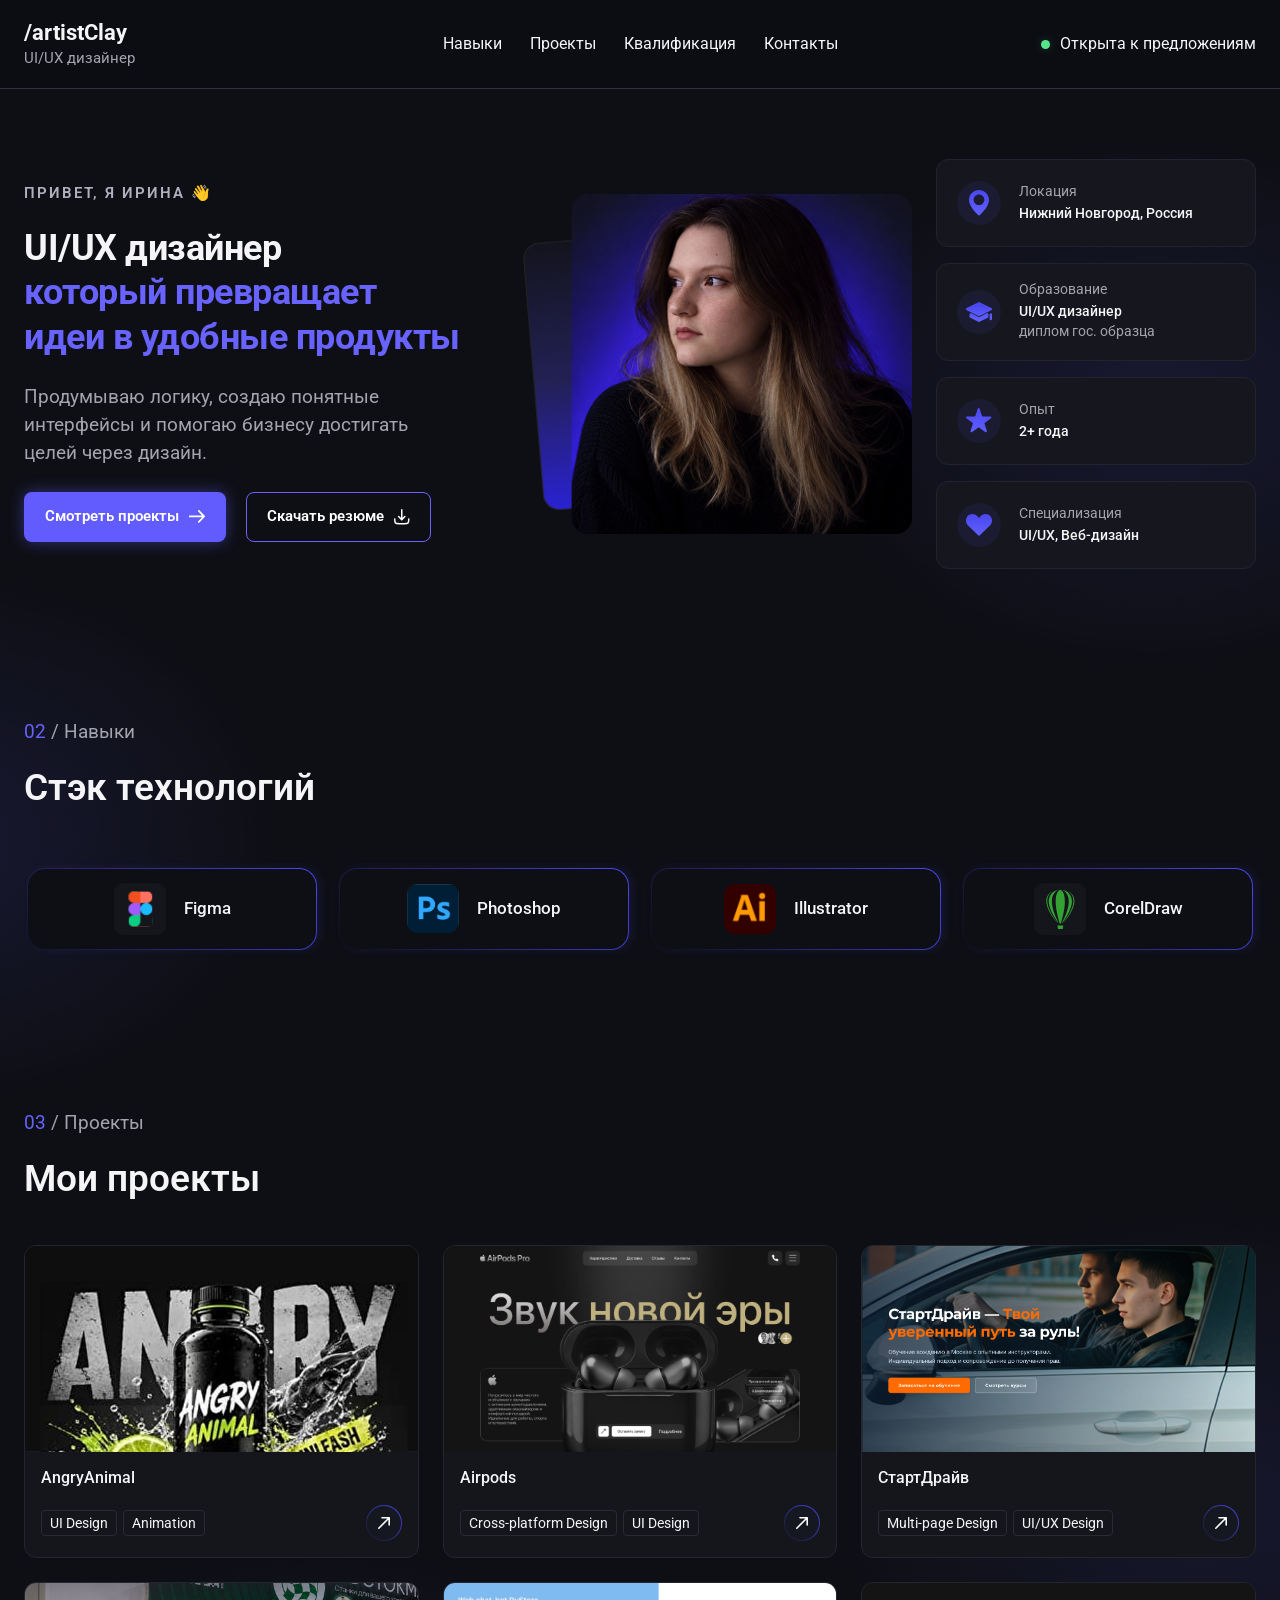
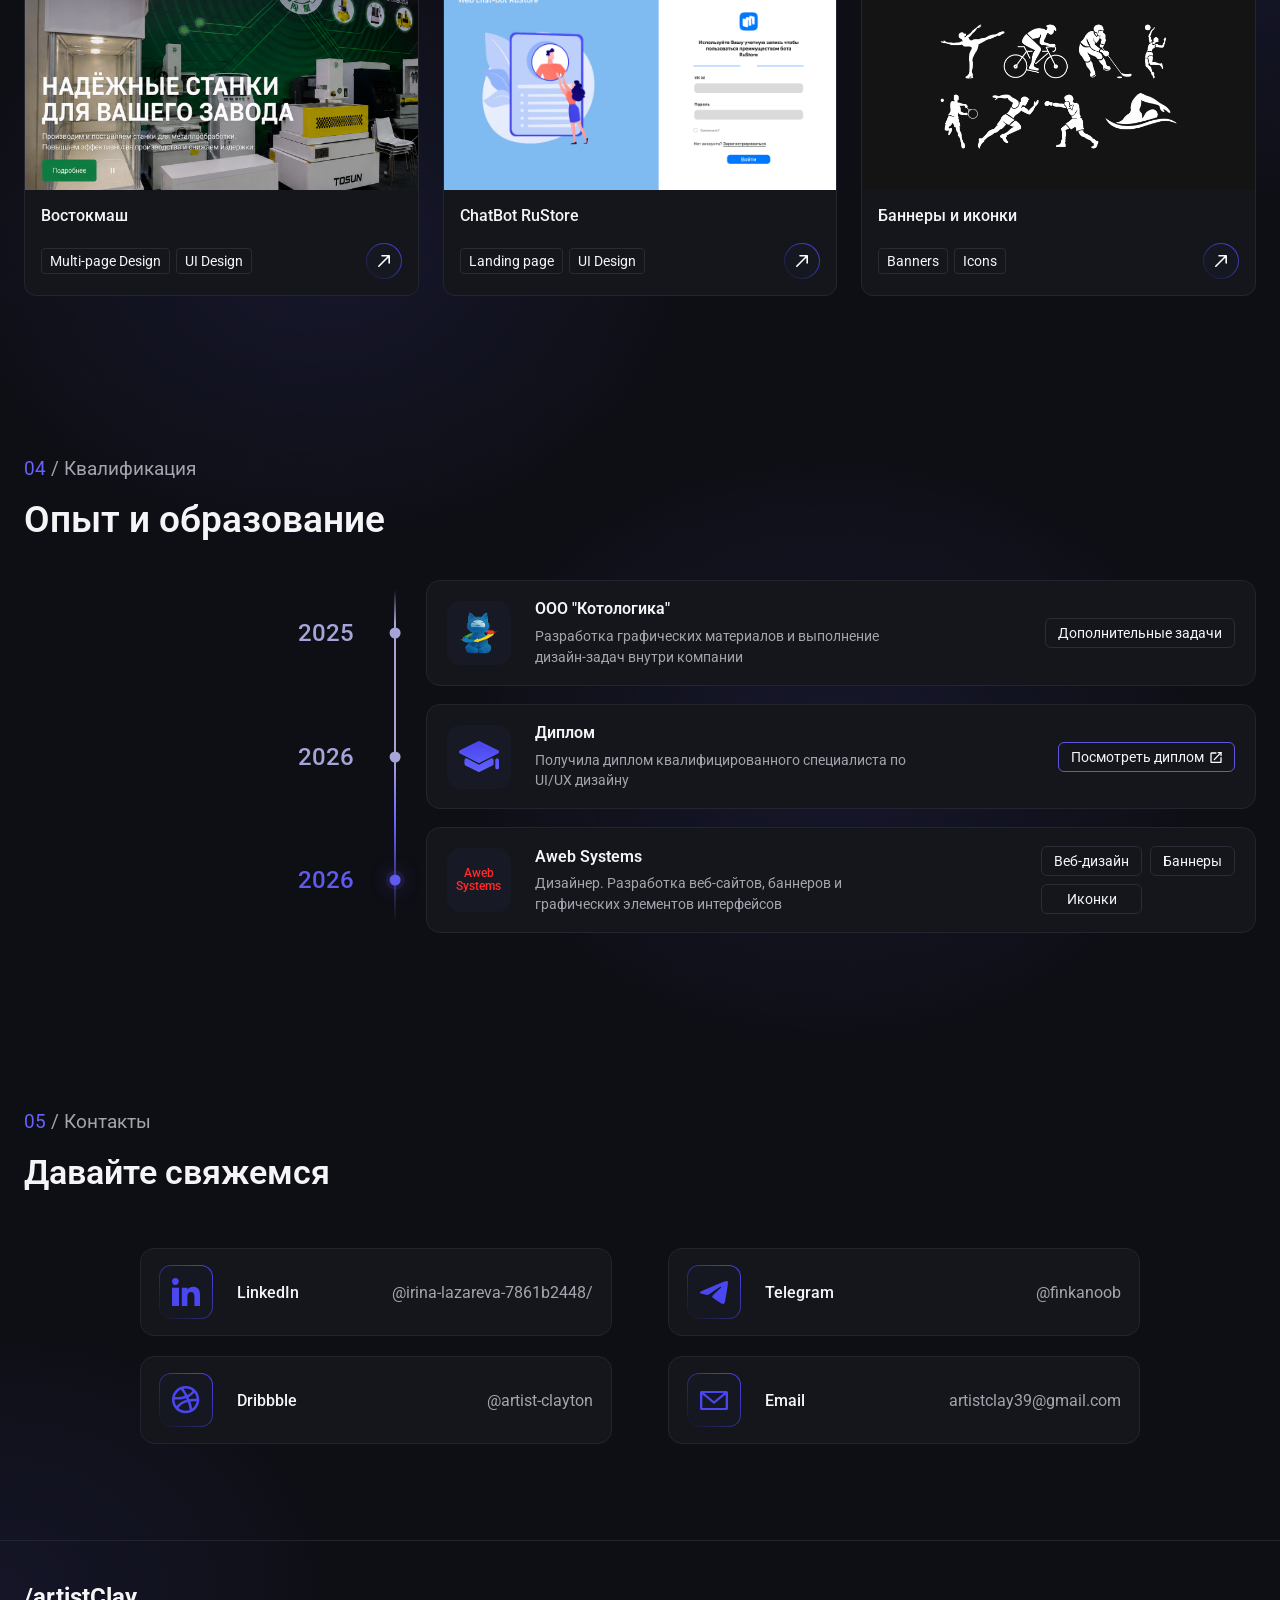
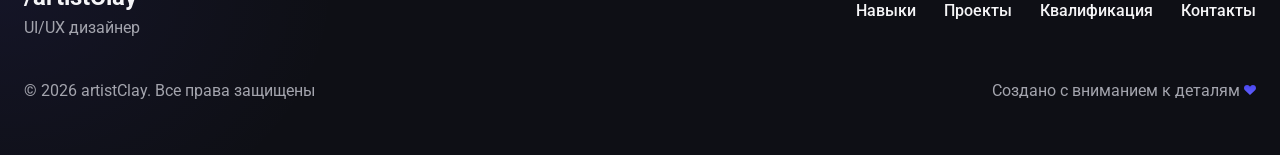
<file: index.html>
<!DOCTYPE html>
<html lang="en">

<head>
    <meta charset="UTF-8">
    <meta name="viewport" content="width=device-width, initial-scale=1.0">
    <title>Portfolio artistClay</title>
    <link rel="stylesheet" href="css/reset.css">
    <link rel="stylesheet" href="css/main.css">
    <link rel="stylesheet" href="css/background-home.css">
    <link rel="stylesheet" href="css/header.css">
    <link rel="stylesheet" href="css/hero-section.css">
    <link rel="stylesheet" href="css/tools.css">
    <link rel="stylesheet" href="css/projects.css">
    <link rel="stylesheet" href="css/experience.css">
    <link rel="stylesheet" href="css/contacts.css">
    <link rel="stylesheet" href="css/foter.css">
    <link rel="preconnect" href="https://fonts.googleapis.com">
    <link rel="preconnect" href="https://gstatic.com" crossorigin>
    <link href="https://fonts.googleapis.com/css2?family=Roboto:wght@400;700&display=swap" rel="stylesheet">

</head>

<body>
    <!-- header -->
    <header class="header">
        <div class="header-inner">

            <!-- Логотип -->
            <a class="logo" href="#top">
                <span class="logo-name">/artistClay</span>
                <span class="logo-description">UI/UX дизайнер</span>
            </a>

            <!-- Desktop навигация -->
            <nav class="desktop-nav" aria-label="Основная навигация">
                <a href="#skills">Навыки</a>
                <a href="#projects">Проекты</a>
                <a href="#qualification">Квалификация</a>
                <a href="#contacts">Контакты</a>
            </nav>

            <!-- Desktop статус -->
            <div class="desktop-status">
                <span class="status-dot"></span>
                <span>Открыта к предложениям</span>
            </div>

            <!-- Mobile бургер -->
            <button class="menu-toggle" type="button" aria-controls="mobile-menu" aria-expanded="false"
                aria-label="Открыть меню">
                <span></span>
                <span></span>
                <span></span>
            </button>

        </div>
        <nav class="mobile-menu" id="mobile-menu">
            <div class="mobile-menu-content">

                <ul class="menu-links">
                    <li><a href="#skills">Навыки</a></li>
                    <li><a href="#projects">Проекты</a></li>
                    <li><a href="#qualification">Квалификация</a></li>
                    <li><a href="#contacts">Контакты</a></li>
                </ul>

                <div class="menu-footer">
                    <span class="status-dot"></span>
                    <span>Открыта к предложениям</span>
                </div>

            </div>
        </nav>
    </header>
    <main id="top">
        <section class="hero">
            <div class="hero__container">

                <!-- Текстовая часть -->
                <div class="hero__content">
                    <p class="hero__eyebrow">
                        ПРИВЕТ, Я ИРИНА 👋
                    </p>

                    <h1 class="hero__title">
                        UI/UX дизайнер
                        <span>
                            который превращает<br class="hero__desktop-break">
                            идеи в удобные продукты
                        </span>
                    </h1>

                    <p class="hero__description">
                        Продумываю логику, создаю понятные интерфейсы
                        и помогаю бизнесу достигать целей через дизайн.
                    </p>

                    <div class="hero__actions">
                        <a class="hero__button hero__button--primary" href="#projects">
                            Смотреть проекты
                            <img class="hero__button-icon" src="assets/img/arrow-right-icon.svg" alt="" width="16"
                                height="16">

                        </a>
                        <a class="hero__button hero__button--secondary" target="_blank"
                            href="https://drive.google.com/file/d/1gTI9h5LOe17detGWOXR9uTBSsWPQYg2f/view?usp=sharing"
                            download>
                            Скачать резюме

                            <img class="hero__button-icon" src="assets/img/download-icon.svg" alt="" width="16"
                                height="16">
                        </a>
                        <!-- <a class="hero__button hero__button--secondary" href="assets/resume.pdf" download>
                            Смотреть резюме
                            <span aria-hidden="true">↧</span>
                        </a> -->
                    </div>
                </div>

                <!-- Фотография -->
                <div class="hero__visual">
                    <img class="hero__photo" src="assets/img/portrait.png" alt="Портрет Ирины" width="386" height="337"
                        fetchpriority="high">
                </div>

                <!-- Карточки -->
                <div class="hero__info">

                    <div class="hero__info-card">
                        <span class="hero__info-icon" aria-hidden="true">
                            <img src="assets/img/location-icon.svg" alt="" width="24" height="24">
                        </span>
                        <div>
                            <p class="hero__info-label">Локация</p>
                            <p class="hero__info-value">Нижний Новгород, Россия</p>
                        </div>
                    </div>

                    <div class="hero__info-card">
                        <span class="hero__info-icon" aria-hidden="true">
                            <img src="assets/img/education-icon-v2.svg" alt="" width="24" height="24">
                        </span>
                        <div>
                            <p class="hero__info-label">Образование</p>
                            <p class="hero__info-value">UI/UX дизайнер</p>
                            <p class="hero__info-label">диплом гос. образца</p>
                        </div>
                    </div>

                    <div class="hero__info-card">
                        <span class="hero__info-icon" aria-hidden="true">
                            <img src="assets/img/star-icon.svg" alt="" width="24" height="24">
                        </span>
                        <div>
                            <p class="hero__info-label">Опыт</p>
                            <p class="hero__info-value">2+ года</p>
                        </div>
                    </div>

                    <div class="hero__info-card">
                        <span class="hero__info-icon" aria-hidden="true">
                            <img src="assets/img/hearth-icon.svg" alt="" width="24" height="24">
                        </span>
                        <div>
                            <p class="hero__info-label">Специализация</p>
                            <p class="hero__info-value">UI/UX, Веб-дизайн</p>
                        </div>
                    </div>

                    <!-- <div class="hero__info-card">
                        <span class="hero__info-icon" aria-hidden="true">◇</span>
                        <div>
                            <p class="hero__info-label">Образование</p>
                            <p class="hero__info-value">
                                UI/UX дизайнер
                                <small>диплом гос. образца</small>
                            </p>
                        </div>
                    </div>

                    <div class="hero__info-card">
                        <span class="hero__info-icon" aria-hidden="true">★</span>
                        <div>
                            <p class="hero__info-label">Опыт</p>
                            <p class="hero__info-value">2+ года</p>
                        </div>
                    </div>

                    <div class="hero__info-card">
                        <span class="hero__info-icon" aria-hidden="true">♥</span>
                        <div>
                            <p class="hero__info-label">Специализация</p>
                            <p class="hero__info-value">UI/UX, Веб-дизайн</p>
                        </div>
                    </div> -->

                </div>
            </div>
        </section>

        <section class="tools" id="skills">
            <div class="tools__container">

                <div class="tools__heading">
                    <p class="tools__eyebrow">
                        <span>02</span> / Навыки
                    </p>

                    <h2 class="tools__title">
                        Стэк технологий
                    </h2>
                </div>

                <div class="tools__grid">

                    <div class="tools__card">
                        <img src="assets/img/figma.svg" alt="" width="40" height="40">
                        <span>Figma</span>
                    </div>

                    <div class="tools__card">
                        <img src="assets/img/photoshop.svg" alt="" width="40" height="40">
                        <span>Photoshop</span>
                    </div>

                    <div class="tools__card">
                        <img src="assets/img/illustrator.svg" alt="" width="40" height="40">
                        <span>Illustrator</span>
                    </div>

                    <div class="tools__card">
                        <img src="assets/img/coreldraw.svg" alt="" width="40" height="40">
                        <span>CorelDraw</span>
                    </div>

                </div>
            </div>
        </section>

        <section class="projects" id="projects">
            <div class="projects__container">

                <div class="projects__heading">
                    <div>
                        <p class="projects__eyebrow">
                            <span>03</span> / Проекты
                        </p>
                        <h2 class="projects__title">Мои проекты</h2>
                    </div>

                    <!-- <a href="projects/index.html" class="projects__all">
                        Смотреть все проекты
                        <span aria-hidden="true">→</span>
                    </a> -->
                </div>

                <div class="projects__grid">
                    <!-- AngryAnimal -->
                    <article class="project-card">
                        <a href="projects/angry_animal.html" class="project-card__clickable" target="_blank"
                            aria-label="Открыть проект AngryAnimal">
                            <img class="project-card__image" src="assets/img/projects/angryanimal-preview.png"
                                alt="Превью сайта AngryAnimal" loading="lazy" width="600" height="320">

                            <div class="project-card__body">
                                <h3 class="project-card__title">
                                    AngryAnimal
                                </h3>

                                <div class="project-card__bottom">
                                    <div class="project-card__tags">
                                        <span>UI Design</span>
                                        <span>Animation</span>
                                    </div>

                                    <span class="project-card__link" aria-hidden="true">
                                        <img src="assets/img/arrow-top-right-icon.svg" alt="" width="18" height="18">
                                    </span>
                                </div>
                            </div>
                        </a>
                    </article>

                    <!-- Airpods -->
                    <article class="project-card">
                        <a href="projects/airpods.html" class="project-card__clickable" target="_blank"
                            aria-label="Открыть проект Airpods">
                            <img class="project-card__image" src="assets/img/projects/airpods-preview.png"
                                alt="Превью сайта промышленного завода" loading="lazy" width="600" height="320">

                            <div class="project-card__body">
                                <h3 class="project-card__title">
                                    Airpods
                                </h3>

                                <div class="project-card__bottom">
                                    <div class="project-card__tags">
                                        <span>Cross-platform Design</span>
                                        <span>UI Design</span>
                                    </div>

                                    <span class="project-card__link" aria-hidden="true">
                                        <img src="assets/img/arrow-top-right-icon.svg" alt="" width="18" height="18">
                                    </span>
                                </div>
                            </div>
                        </a>
                    </article>

                    <!-- StartDrive -->
                    <article class="project-card">
                        <a href="projects/start_drive.html" class="project-card__clickable" target="_blank"
                            aria-label="Открыть проект Промышленный завод">
                            <img class="project-card__image" src="assets/img/projects/startdrive-preview.png"
                                alt="Превью сайта промышленного завода" loading="lazy" width="600" height="320">

                            <div class="project-card__body">
                                <h3 class="project-card__title">
                                    СтартДрайв
                                </h3>

                                <div class="project-card__bottom">
                                    <div class="project-card__tags">
                                        <span>Multi-page Design</span>
                                        <span>UI/UX Design</span>
                                    </div>

                                    <span class="project-card__link" aria-hidden="true">
                                        <img src="assets/img/arrow-top-right-icon.svg" alt="" width="18" height="18">
                                    </span>
                                </div>
                            </div>
                        </a>
                    </article>


                    <!-- Востокмаш промышленные завод -->
                    <article class="project-card">
                        <a href="projects/vostokmash.html" class="project-card__clickable" target="_blank"
                            aria-label="Открыть проект Промышленный завод">
                            <img class="project-card__image" src="assets/img/projects/vostokmash-preview.png"
                                alt="Превью сайта промышленного завода" loading="lazy" width="600" height="320">

                            <div class="project-card__body">
                                <h3 class="project-card__title">
                                    Востокмаш
                                </h3>

                                <div class="project-card__bottom">
                                    <div class="project-card__tags">
                                        <span>Multi-page Design</span>
                                        <span>UI Design</span>
                                    </div>

                                    <span class="project-card__link" aria-hidden="true">
                                        <img src="assets/img/arrow-top-right-icon.svg" alt="" width="18" height="18">
                                    </span>
                                </div>
                            </div>
                        </a>
                    </article>

                    <!-- RuStore -->
                    <article class="project-card">
                        <a href="projects/chatbot_rustore.html" class="project-card__clickable" target="_blank"
                            aria-label="Открыть проект Промышленный завод">
                            <img class="project-card__image" src="assets/img/projects/rustore-preview.png"
                                alt="Превью сайта ChatBot RuStore" loading="lazy" width="600" height="320">

                            <div class="project-card__body">
                                <h3 class="project-card__title">
                                    ChatBot RuStore
                                </h3>

                                <div class="project-card__bottom">
                                    <div class="project-card__tags">
                                        <span>Landing page</span>
                                        <span>UI Design</span>
                                    </div>

                                    <span class="project-card__link" aria-hidden="true">
                                        <img src="assets/img/arrow-top-right-icon.svg" alt="" width="18" height="18">
                                    </span>
                                </div>
                            </div>
                        </a>
                    </article>

                    <!-- Баннеры и иконки-->
                    <article class="project-card">
                        <a href="projects/banners_and_icons.html" class="project-card__clickable" target="_blank"
                            aria-label="Открыть проект Баннеры и иконки">
                            <img class="project-card__image" src="assets/img/projects/banners and icons/previoev.png"
                                alt="Превью Баннеры и иконки" loading="lazy" width="600" height="320">

                            <div class="project-card__body">
                                <h3 class="project-card__title">
                                    Баннеры и иконки
                                </h3>

                                <div class="project-card__bottom">
                                    <div class="project-card__tags">
                                        <span>Banners</span>
                                        <span>Icons</span>
                                    </div>

                                    <span class="project-card__link" aria-hidden="true">
                                        <img src="assets/img/arrow-top-right-icon.svg" alt="" width="18" height="18">
                                    </span>
                                </div>
                            </div>
                        </a>
                    </article>


                </div>
            </div>
        </section>
        <section class="experience" id="qualification">
            <div class="experience__container">
                <div class="experience__heading">
                    <p class="experience__eyebrow">
                        <span>04</span> / Квалификация
                    </p>
                    <h2 class="experience__title">Опыт и образование</h2>
                </div>

                <div class="experience__timeline">

                    <!-- 1 -->
                    <div class="experience-item">
                        <div class="experience-item__year">2025</div>

                        <article class="experience-card">
                            <div class="experience-card__icon">
                                <img src="assets/img/kotologika.png" alt="Логотип Котологика" width="56" height="56">
                            </div>

                            <div class="experience-card__content">
                                <h3 class="experience-card__title">ООО "Котологика"</h3>
                                <p class="experience-card__text">
                                    Разработка графических материалов
                                    и выполнение дизайн-задач внутри компании
                                </p>
                            </div>

                            <div class="experience-card__actions">
                                <span class="experience-card__chip">
                                    Дополнительные задачи
                                </span>
                            </div>
                        </article>
                    </div>

                    <!-- 2 -->
                    <div class="experience-item">
                        <div class="experience-item__year">2026</div>

                        <article class="experience-card">
                            <div class="experience-card__icon">
                                <img src="assets/img/education-icon-v2.svg" alt="" width="40" height="40">
                            </div>

                            <div class="experience-card__content">
                                <h3 class="experience-card__title">Диплом</h3>
                                <p class="experience-card__text">
                                    Получила диплом квалифицированного
                                    специалиста по UI/UX дизайну
                                </p>
                            </div>

                            <div class="experience-card__actions">
                                <a href="https://drive.google.com/file/d/1o9IfDHVyT0hDIX7SOUJbHtJILJgbcNkw/view?usp=sharing"
                                    class="experience-card__button" target="_blank" rel="noopener">
                                    Посмотреть диплом
                                    <!-- <span> -->
                                        <img src="assets/img/open-link-icon.svg" alt="" width="12" height="12">
                                    <!-- </span> -->
                                    
                                </a>
                            </div>
                        </article>
                    </div>

                    <!-- 3 -->
                    <div class="experience-item experience-item--active">
                        <div class="experience-item__year">2026</div>

                        <article class="experience-card">
                            <div class="experience-card__icon">
                                <div class="experience-card__logo-text">
                                    Aweb<br>Systems
                                </div>
                            </div>

                            <div class="experience-card__content">
                                <h3 class="experience-card__title">Aweb Systems</h3>
                                <p class="experience-card__text">
                                    Дизайнер. Разработка веб-сайтов,
                                    баннеров и графических элементов интерфейсов
                                </p>
                            </div>

                            <div class="experience-card__actions experience-card__actions--tags">
                                <span class="experience-card__chip">Веб-дизайн</span>
                                <span class="experience-card__chip">Баннеры</span>
                                <span class="experience-card__chip">Иконки</span>
                            </div>
                        </article>
                    </div>

                </div>
            </div>
        </section>
        <section class="contacts" id="contacts">
            <div class="contacts__container">
                <div class="contacts__heading">
                    <p class="contacts__eyebrow">
                        <span>05</span> / Контакты
                    </p>
                    <h2 class="contacts__title">Давайте свяжемся</h2>
                </div>

                <div class="contacts__grid">

                    <a class="contact-card" href="https://linkedin.com/in/irina-lazareva-7861b2448/" target="_blank"
                        rel="noopener">
                        <div class="contact-card__icon">
                            <img src="assets/img/linkedin-icon.svg" alt="" width="24" height="24">
                        </div>
                        <div class="contact-card__content">
                            <span class="contact-card__label">LinkedIn</span>
                            <span class="contact-card__value">@irina-lazareva-7861b2448/</span>
                        </div>
                    </a>

                    <a class="contact-card" href="https://t.me/finkanoob" target="_blank" rel="noopener">
                        <div class="contact-card__icon">
                            <img src="assets/img/telegram-icon.svg" alt="" width="24" height="24">
                        </div>
                        <div class="contact-card__content">
                            <span class="contact-card__label">Telegram</span>
                            <span class="contact-card__value">@finkanoob</span>
                        </div>
                    </a>

                    <a class="contact-card" href="https://dribbble.com/artist-clayton" target="_blank" rel="noopener">
                        <div class="contact-card__icon">
                            <img src="assets/img/dribble-icon.svg" alt="" width="24" height="24">
                        </div>
                        <div class="contact-card__content">
                            <span class="contact-card__label">Dribbble</span>
                            <span class="contact-card__value">@artist-clayton</span>
                        </div>
                    </a>

                    <a class="contact-card" href="mailto:hello@example.com">
                        <div class="contact-card__icon">
                            <img src="assets/img/email-icon.svg" alt="" width="24" height="24">
                        </div>
                        <div class="contact-card__content">
                            <span class="contact-card__label">Email</span>
                            <span class="contact-card__value">artistclay39@gmail.com</span>
                        </div>
                    </a>

                </div>
            </div>
        </section>

    </main>



    <footer class="footer">
        <div class="footer__container">

            <div class="footer__top">

                <!-- Логотип -->
                <a href="#top" class="footer__logo">
                    <span class="footer__logo-name">/artistClay</span>
                    <span class="footer__logo-description">UI/UX дизайнер</span>
                </a>

                <!-- Навигация -->
                <nav class="footer__nav" aria-label="Навигация в футере">
                    <a href="#skills">Навыки</a>
                    <a href="#projects">Проекты</a>
                    <a href="#qualification">Квалификация</a>
                    <a href="#contacts">Контакты</a>
                </nav>

            </div>

            <div class="footer__bottom">
                <p class="footer__copyright">
                    © 2026 artistClay. Все права защищены
                </p>

                <p class="footer__credit">
                    Создано с вниманием к деталям
                    <!-- <span aria-hidden="true">✦</span> -->
                    <img src="assets/img/hearth-icon.svg" alt="" width="12" height="12">
                </p>
            </div>

        </div>
    </footer>
    <!-- Кнопка возврата наверх -->
    <button class="back-to-top" type="button" aria-label="Вернуться наверх" title="Наверх">
        <img src="assets/img/arrow-top-icon.svg" alt="" width="20" height="20">
    </button>
    <script src="./index.js"></script>
</body>

</html>
</file>
<file: css/main.css>
:root {
  --bg: #0E0F15;
  --menu-bg: #131522;
  --text: #f5f5f7;
  --text-secondary: #a3a4ad;
  --border: #30313e;
  --green: #55e58b;
  --container-width: 1440px;
  --page-padding: 16px;
}


* {
  box-sizing: border-box;
}

html {
  scroll-behavior: smooth;
}

body {
  position: relative;
  margin: 0;
  background: var(--bg);
  color: var(--text);
  font-family: 'Roboto', sans-serif;
}

/* Единые внешние отступы сайта: меняются в одном месте. */
@media (min-width: 600px) {
  :root {
    --page-padding: 32px;
  }
}

@media (min-width: 960px) {
  :root {
    --page-padding: 24px;
  }
}

/* ================================
   BACK TO TOP — MOBILE FIRST
================================ */

.back-to-top {
  position: fixed;
  right: 16px;
  bottom: 20px;
  z-index: 90;

  display: grid;
  place-items: center;

  width: 36px;
  height: 36px;
  padding: 0;

  border: 1px solid transparent;
  border-radius: 12px;

  background:
    linear-gradient(#15161c, #15161c) padding-box,
    linear-gradient(
      45deg,
      rgba(42, 41, 137, 0.2),
      #4A47EF
    ) border-box;

  color: #f5f5f7;
  /* font-size: 22px;
  line-height: 1; */

  cursor: pointer;

  /* По умолчанию скрыта */
  opacity: 0;
  visibility: hidden;
  transform: translateY(12px);
  pointer-events: none;

  transition:
    opacity 0.25s ease,
    visibility 0.25s ease,
    transform 0.25s ease,
    border-color 0.25s ease;
}

.back-to-top img {
  display: block;
  width: 15px;
  height: 15px;
  object-fit: contain;
  flex-shrink: 0;
}

/* Появление после прокрутки */

.back-to-top.is-visible {
  opacity: 1;
  visibility: visible;
  transform: translateY(0);
  pointer-events: auto;
}

/* Hover */

@media (hover: hover) {
  .back-to-top:hover {
    transform: translateY(-3px);
  }
}

/* Desktop */

@media (min-width: 960px) {
  .back-to-top {
    right: 32px;
    bottom: 32px;
    width: 48px;
    height: 48px;
    font-size: 24px;
  }
  .back-to-top img {
  width: 20px;
  height: 20px;
}
}

/* Доступность */

.back-to-top:focus-visible {
  outline: 2px solid #8b86ff;
  outline-offset: 4px;
}

@media (prefers-reduced-motion: reduce) {
  .back-to-top {
    transition: none;
  }
}
</file>
<file: css/background-home.css>
body::before {
  content: "";
  position: absolute;

  top: 0;
  left: 0;

  width: 100%;
  height: 100%;

  background:
  /* право около hero section */
    radial-gradient(
      ellipse 450px 350px at 90% 12%,
      rgba(98, 92, 255, 0.12),
      transparent 75%
    ),
    /* слева от навыков */
     radial-gradient(
      ellipse 450px 350px at -5% 25%,
      rgba(98, 92, 255, 0.12),
      transparent 75%
    ),
    /* слево снизу в проектах */
    radial-gradient(
      ellipse 500px 400px at 25% 55%,
      rgba(98, 92, 255, 0.10),
      transparent 75%
    ),
    /* справа в проектах */
    radial-gradient(
      ellipse 500px 400px at 65% 70%,
      rgba(98, 92, 255, 0.10),
      transparent 75%
    ),
    /* посередине в опыте */
    radial-gradient(
      ellipse 500px 400px at 95% 45%,
      rgba(98, 92, 255, 0.10),
      transparent 75%
    ),
    /* слево от footer */
    radial-gradient(
      ellipse 450px 350px at 0% 95%,
      rgba(98, 92, 255, 0.08),
      transparent 75%
    );

  pointer-events: none;
  z-index: -1;
}
</file>
<file: css/header.css>
/* Mobile-first header. The open panel overlays the page without moving content. */
.header {
  position: relative;
  z-index: 100;
  margin: 8px;
  min-height: 54px;
  background: #0c0d13;
  border-bottom: 1px solid var(--border);
}

.header-inner {
  position: relative;
  z-index: 2;
  display: flex;
  flex-direction: row;
  justify-content: space-between;
  align-items: center;
  min-height: 54px;
  width: 100%;
  padding: 8px calc(var(--page-padding) - 8px);
}

.logo {
  display: flex;
  flex-direction: column;
  gap: 5px;
  color: var(--text);
  text-decoration: none;
}

.logo-name {
  /* font-size: 16px; */
  font-size: clamp(0.8125rem, 0.6161rem + 0.9821vw, 1.5rem);
  font-weight: 700;
  line-height: 1;
}

.logo-description {
  /* font-size: 11px; */
  font-size: clamp(0.5625rem, 0.4375rem + 0.625vw, 1rem);
  line-height: 1.2;
  color: var(--text-secondary);
}

.menu-toggle {
  width: 32px;
  height: 32px;
  padding: 0;
  border: none;
  background: transparent;
  cursor: pointer;

  display: flex;
  flex-direction: column;
  align-items: center;
  justify-content: center;
  gap: 6px;
}

.menu-toggle span {
  display: block;
  flex-shrink: 0;
  width: 28px;
  height: 2px;
  background: var(--text-secondary);
  border-radius: 2px;

  transition:
    transform 0.3s ease,
    opacity 0.2s ease,
    background-color 0.3s ease;
}

.menu-toggle:focus-visible,
.menu-links a:focus-visible,
.logo:focus-visible {
  outline: 2px solid var(--green);
  outline-offset: 4px;
}

/* Panel starts behind the header row, so it looks like one rounded card. */
.mobile-menu {
  position: absolute;
  z-index: 1;
  top: -1px;
  left: -1px;
  width: calc(100% + 2px);
  padding: 82px 20px 20px;
  background: linear-gradient(135deg, #161827, #10111b);
  border: 1px solid var(--border);
  border-radius: 24px;
  box-shadow: 0 14px 36px rgba(0, 0, 0, .35);
}

.mobile-menu[hidden] {
  display: none;
}

.header.is-open {
  background: transparent;
  border-color: transparent;
}

.header.is-open .menu-toggle span {
  background: var(--text);
}

.header.is-open .menu-toggle span:first-child {
  transform: translateY(8.5px) rotate(45deg);
}

.header.is-open .menu-toggle span:nth-child(2) {
  opacity: 0;
}

.header.is-open .menu-toggle span:last-child {
  transform: translateY(-8.5px) rotate(-45deg);
}

.menu-links {
  display: flex;
  flex-direction: column;
  gap: 30px;
  margin: 0 0 30px;
  padding: 0;
  list-style: none;
}

.menu-links a {
  color: var(--text);
  text-decoration: none;
  font-size: 15px;
  font-weight: 500;
  line-height: 1.3;
  transition: color .2s ease;
}

.menu-links a:hover {
  /* color: var(--text-secondary); */
  color: #9692ff;
}

.menu-footer {
  border-top: 1px solid var(--border);
  padding-top: 22px;
  display: flex;
  align-items: center;
  gap: 12px;
  font-size: 13px;
  color: var(--text);
}

.status-dot {
  display: inline-block;
  flex-shrink: 0;
  width: 11px;
  height: 11px;
  background: var(--green);
  border-radius: 50%;
  box-shadow: 0 0 10px rgba(85, 229, 139, .2);
}

/* Плавное раскрытие меню */

.mobile-menu {
  display: grid;
  grid-template-rows: 0fr;
  padding-top: 0;
  padding-bottom: 0;
  opacity: 0;
  visibility: hidden;

  transition:
    grid-template-rows 0.3s ease,
    opacity 0.25s ease,
    padding 0.3s ease,
    visibility 0.3s;
}

/* Открытое меню */

.header.is-open .mobile-menu {
  grid-template-rows: 1fr;
  padding-top: 22px;
  padding-bottom: 20px;
  opacity: 1;
  visibility: visible;
}

/* Содержимое меню */

.mobile-menu-content {
  min-height: 0;
  overflow: hidden;
}

/* Шапка всегда занимает собственную высоту */
.header-inner {
  position: relative;
  min-height: 54px;
  flex-shrink: 0;
}

/* Закрытое меню */
.mobile-menu {
  display: grid;
  grid-template-rows: 0fr;
  padding: 0 20px;

  opacity: 0;
  visibility: hidden;

  transition:
    grid-template-rows 0.3s ease,
    padding 0.3s ease,
    opacity 0.25s ease,
    visibility 0.3s;
}

/* Открытое меню */
.header.is-open .mobile-menu {
  grid-template-rows: 1fr;
  padding: 82px 20px 20px;

  opacity: 1;
  visibility: visible;
}

/* Содержимое */
.mobile-menu-content {
  min-height: 0;
  overflow: hidden;
}

.header.is-open .menu-toggle span:first-child {
  transform: translateY(8px) rotate(45deg);
}

.header.is-open .menu-toggle span:nth-child(2) {
  opacity: 0;
}

.header.is-open .menu-toggle span:last-child {
  transform: translateY(-8px) rotate(-45deg);
}

/* Учитываем настройки доступности */

@media (prefers-reduced-motion: reduce) {
  .mobile-menu {
    transition: none;
  }
}

@media (prefers-reduced-motion: reduce) {

  .menu-toggle span,
  .menu-links a {
    transition: none;
  }
}

/* ==================================
   DESKTOP HEADER
================================== */

/* Скрываем desktop элементы на mobile */

.desktop-nav,
.desktop-status {
  display: none;
}

/* Desktop */

@media (min-width: 900px) {

  .header {
    margin: 0;
    min-height: 64px;
    background: #0c0d13;
    border: none;
    border-bottom: 1px solid var(--border);
    border-radius: 0;
  }

  .header-inner {
    display: grid;
    grid-template-columns: 1fr auto 1fr;
    align-items: center;

    width: 100%;
    max-width: calc(var(--container-width) + 2 * var(--page-padding));
    min-height: 64px;

    margin-inline: auto;
    padding-inline: var(--page-padding);
    gap: 24px;
  }

  /* Логотип */

  .logo {
    justify-self: start;
  }

  /* 
  .logo-name {
    font-size: 16px;
  } */
/* 
  .logo-description {
    font-size: 11px;
  } */

  /* Навигация */

  .desktop-nav {
    display: flex;
    align-items: center;
    justify-content: center;
    gap: 28px;
  }

  .desktop-nav a {
    color: var(--text);
    text-decoration: none;
    /* font-size: 13px; */
    font-size: clamp(0.875rem, 0.8393rem + 0.1786vw, 1rem);
    font-weight: 400;
    white-space: nowrap;

    transition: color 0.2s ease;
  }

  .desktop-nav a:hover {
    /* color: var(--text-secondary); */
      color: #9692ff;
  }

  /* Статус */

  .desktop-status {
    display: flex;
    align-items: center;
    justify-self: end;
    gap: 10px;

    /* font-size: 12px; */
    font-size: clamp(0.875rem, 0.8393rem + 0.1786vw, 1rem);
    color: var(--text);
    white-space: nowrap;
  }

  .desktop-status .status-dot {
    width: 9px;
    height: 9px;
  }

  /* Убираем мобильные элементы */

  .menu-toggle {
    display: none;
  }

  .header {
    padding: 12px 0;
  }

  .header .mobile-menu {
    display: none;
  }

  /* Сохраняем desktop вид, даже
     если меню было открыто на mobile */

  .header.is-open {
    background: #0c0d13;
    border-radius: 0;
    border-bottom: 1px solid var(--border);
  }
}
</file>
<file: css/hero-section.css>
/* ================================
   HERO — MOBILE FIRST
================================ */

.hero {

  padding: 40px var(--page-padding) 48px;

  /* background: var(--bg); */

}

.hero__container {
  display: grid;
  grid-template-columns: minmax(0, 1fr);
  gap: 36px;

  width: 100%;
  max-width: var(--container-width);
  margin-inline: auto;
}

.hero__content,
.hero__visual,
.hero__info {
  min-width: 0;
}

/* ================================
   TEXT
================================ */

.hero__eyebrow {
  margin: 0 0 16px;

  color: #b2b0bf;
  /* font-size: 10px; */
  font-size: clamp(0.625rem, 0.5179rem + 0.5357vw, 1rem);
  font-weight: 600;
  letter-spacing: 2px;
}

.hero__title {
  margin: 0;

  color: var(--text);
  font-size: clamp(25px, 6.5vw, 36px);
  font-weight: 700;
  line-height: 1.25;
  letter-spacing: -0.5px;
}

.hero__title span {
  display: block;
  /* margin-top: 6px; */
  color: #6862ff;
}

.hero__desktop-break {
  display: none;
}

.hero__description {
  max-width: 440px;
  margin: 18px 0 0;

  color: var(--text-secondary);
  /* font-size: 13px; */
  /* font-size: clamp(0.625rem, 0.4464rem + 0.8929vw, 1.25rem); */
  font-size: clamp(0.8rem, 0.4464rem + 0.8929vw, 1.25rem);
  
  line-height: 1.5;
}

/* ================================
   BUTTONS
================================ */

.hero__actions {
  display: flex;
  flex-wrap: wrap;
  gap: 20px;
  margin-top: 20px;
}

.hero__button {
  display: inline-flex;
  align-items: center;
  justify-content: center;
  gap: 10px;

  min-height: 38px;
  padding: 8px 14px;

  border: 1px solid transparent;
  border-radius: 8px;

  color: #fff;
  text-decoration: none;
  font-size: 11px;
  font-weight: 600;
  white-space: nowrap;

  transition:
    background-color 0.2s ease,
    box-shadow 0.2s ease,
    transform 0.2s ease;
}

.hero__button-icon {
  display: block;
  width: 16px;
  height: 16px;
  flex-shrink: 0;
  object-fit: contain;
}

.hero__button span {
  font-size: 17px;
  line-height: 1;
}

.hero__button--primary {
  background: #625cff;
  box-shadow: 0 0 15px rgba(98, 92, 255, 0.45);
}

.hero__button--primary:hover {
  background: #7772ff;
  transform: translateY(-2px);
}

.hero__button--secondary {
  border-color: #6862ff;
  background: transparent;
}

.hero__button--secondary:hover {
  background: rgba(98, 92, 255, 0.12);
    border-color: #6862ff;
  box-shadow: 0 0 18px rgba(104, 98, 255, 0.13);
  transform: translateY(-2px);
}

/* ================================
   PHOTO
================================ */
.hero__visual {
  display: flex;
  justify-content: center;
  align-items: center;

  width: 100%;
  min-width: 0;
  margin: 0 auto;
}

/* PNG уже содержит всю композицию */


.hero__photo {
  display: block;

  width: min(100%, 300px);
  height: auto;

  object-fit: contain;
}

/* ================================
   INFO CARDS — MOBILE FIRST
   Всегда одна колонка
================================ */

.hero__info {
  display: grid;
  grid-template-columns: minmax(0, 1fr);
  gap: 8px;
  min-width: 0;
}

.hero__info-card {
  display: flex;
  align-items: center;
  gap: 12px;
  min-width: 0;
  min-height: 72px;
  padding: 14px 16px;
  background: #15161e;
  border: 1px solid #22232e;
  border-radius: 12px;
}

.hero__info-icon {
  display: grid;
  place-items: center;
  flex: 0 0 36px;
  width: 36px;
  height: 36px;
  border-radius: 50%;
  background: #1b1b32;
  color: #6963ff;
}

.hero__info-icon img {
  display: block;
  width: 22px;
  height: 22px;
  object-fit: contain;
}

.hero__info-label {
  margin: 0 0 4px;
  color: var(--text-secondary);
  font-size: 12px;
  font-weight: 400;
  line-height: 1.3;
}

.hero__info-value {
  margin: 0;
  color: var(--text);
  font-size: 13px;
  font-weight: 500;
  line-height: 1.4;
  overflow-wrap: anywhere;
}

.hero__info-value small {
  display: block;
  margin-top: 2px;
  color: var(--text-secondary);
  font-size: 11px;
  font-weight: 400;
  line-height: 1.3;
}

/* ================================
   TABLET
================================ */

@media (min-width: 600px) {
  .hero {
    padding: 60px var(--page-padding);
  }

  .hero__title {
    font-size: 40px;
  }

  /* .hero__photo {
    max-width: 350px;
  } */
  .hero__photo {
    width: clamp(300px, 30vw, 390px);
    max-width: 100%;
    height: auto;
  }

  .hero__info {
    gap: 12px;
  }

  .hero__info-card {
    min-height: 86px;
    padding: 16px;
    gap: 18px;
  }

  .hero__info-icon {
    flex-basis: 40px;
    width: 40px;
    height: 40px;
  }

  .hero__info-icon img {
    width: 24px;
    height: 24px;
  }
}

/* ================================
   DESKTOP
================================ */

@media (min-width: 1100px) {
  .hero {
    padding: 70px var(--page-padding);
  }

  .hero__container {
    grid-template-columns:
      minmax(0, 1.45fr) minmax(0, 1fr) minmax(0, 0.85fr);

    align-items: center;
    gap: clamp(20px, 2.5vw, 48px);
  }

  /* Text */

  .hero__eyebrow {
    margin-bottom: 24px;
    /* font-size: 11px; */
    /* font-size: clamp(0.625rem, 0.5179rem + 0.5357vw, 1rem); */
  }

  .hero__title {
    font-size: clamp(30px, 2.8vw, 44px);
  }

  .hero__desktop-break {
    display: initial;
  }

  .hero__description {
    margin-top: 24px;
    /* font-size: 15px; */
  }

  .hero__actions {
    margin-top: 24px;
  }

  .hero__button {
    min-height: 42px;
    /* padding: 0 18px; */
    /* font-size: 12px; */
    padding: 16px 20px;
    font-size: clamp(0.5rem, 0.3571rem + 0.7143vw, 1rem);
  }

  /* Photo */

  .hero__visual {
    width: 100%;
  }

  /* 
 */
  .hero__photo {
    width: 390px;
    max-width: 100%;
    height: auto;
  }

  /* Info — вертикальный список в правой колонке */
  .hero__info {
    grid-template-columns: minmax(0, 1fr);
    gap: 16px;
  }

  .hero__info-card {
    min-height: 88px;
    height: auto;
    padding: 16px 20px;
    gap: 18px;
  }

  .hero__info-icon {
    flex: 0 0 44px;
    width: 44px;
    height: 44px;
  }

  .hero__info-icon img {
    width: 26px;
    height: 26px;
  }

  .hero__info-label,
  .hero__info-value {
    font-size: 14px;
  }

  .hero__info-value small {
    font-size: 12px;
  }
}

/* ================================
   REDUCED MOTION
================================ */

@media (prefers-reduced-motion: reduce) {
  .hero__button {
    transition: none;
  }
}


/* Средний desktop — карточки под Hero */

@media (min-width: 1100px) and (max-width: 1279px) {
  .hero__container {
    grid-template-columns: repeat(2, minmax(0, 1fr));
  }

  .hero__info {
    grid-column: 1 / -1;
  }
}

/* Широкий desktop — три зоны */

@media (min-width: 1280px) {
  /* .hero__container {
    grid-template-columns:
      minmax(0, 1.1fr)
      minmax(0, 0.9fr)
      minmax(400px, 1.2fr);
    gap: 20px;
  } */
   .hero__container {
    display: grid;

    grid-template-columns:
      minmax(0, 560px)
      minmax(0, 390px)
      minmax(0, 320px);

    justify-content: space-between;
    align-items: center;

    column-gap: 24px;
  }

  .hero__content {
    width: 100%;
    max-width: none;
    justify-self: start;
  }

  .hero__title {
    width: 100%;
  }

  /* .hero__container {
    display: grid;

    grid-template-columns:
      minmax(0, 1fr) minmax(0, 390px) minmax(0, 320px);

    align-items: center;
    column-gap: 24px;
  }

  .hero__content {
    width: 100%;
    max-width: none;
    justify-self: start;
  }

  .hero__visual {
    justify-self: center;
  }

  .hero__info {
    width: 100%;
    justify-self: start;
  } */
}

/* TABLET — карточки в две колонки */

@media (min-width: 600px) and (max-width: 1270px) {
  .hero__info {
    grid-template-columns: repeat(2, minmax(0, 1fr));
    gap: 12px;
    align-items: stretch;
  }

  .hero__info-card {
    min-height: 84px;
    height: 100%;
    padding: 12px 16px;
    gap: 18px;
  }

  .hero__info-icon {
    flex: 0 0 36px;
    width: 36px;
    height: 36px;
  }

  .hero__info-icon img {
    width: 22px;
    height: 22px;
  }

  .hero__info-label {
    font-size: 12px;
  }

  .hero__info-value {
    font-size: 13px;
  }

  .hero__info-value small {
    font-size: 11px;
  }
}
</file>
<file: css/tools.css>
/* ==================================
   TOOLS — MOBILE FIRST
================================== */

.tools {
  position: relative;
  padding: 40px var(--page-padding) 48px;
  /* background: var(--bg); */
}

.tools__container {
  width: 100%;
  max-width: 1440px;
  margin: 0 auto;
}

/* HEADING */

.tools__heading {
  margin-bottom: 24px;
}

.tools__eyebrow {
  margin: 0 0 8px;
  color: var(--text-secondary);
  font-size: clamp(0.75rem, 0.6071rem + 0.7143vw, 1.25rem);
  /* font-size: 11px; */
  line-height: 1.4;
}

.tools__eyebrow span {
  color: #6862ff;
}

.tools__title {
  margin: 0;
  color: var(--text);
  /* font-size: 22px; */
  font-size: clamp(1.25rem, 0.8929rem + 1.7857vw, 2.5rem);
  font-weight: 600;
  line-height: 1.25;
}

/* CARDS */

/* .tools__grid {
  display: grid;
  grid-template-columns: repeat(2, minmax(0, 1fr));
  gap: 8px;
} */

.tools__grid {
  display: grid;
  grid-template-columns: minmax(0, 1fr);
  gap: 16px;

  width: 100%;
  max-width: 320px;
  margin-inline: auto;
}

.tools__card {
  display: flex;
  align-items: center;
  justify-content: center;
  gap: 18px;

  min-width: 0;
  min-height: 72px;
  padding: 14px 18px;

  /* Градиентная рамка */
  border: 1px solid transparent;
  border-radius: 18px;

  background:
    linear-gradient(
      var(--bg),
      var(--bg)
    ) padding-box,

    linear-gradient(
      45deg,
      rgba(42, 41, 137, 0) 0%,
      #4A47EF 100%
    ) border-box;

  /* Мягкое свечение снаружи */
  box-shadow:
     4px 0 8px rgba(74, 71, 239, 0.12);

  color: var(--text);
  font-size: 17px;
  font-weight: 500;
}


.tools__card img {
  display: block;
  flex-shrink: 0;
  width: 40px;
  height: 40px;
  object-fit: contain;
}

/* .tools__card:hover {
  border-color: #6862ff;
  box-shadow: 0 0 18px rgba(104, 98, 255, 0.13);
  transform: translateY(-2px);
} */

/* TABLET */

@media (min-width: 600px) {
  .tools {
    padding: 64px var(--page-padding);
  }
/* 
  .tools__title {
    font-size: 28px;
  } */

  /* .tools__grid {
    gap: 12px;
  } */
   .tools__grid {
    grid-template-columns: repeat(2, minmax(0, 1fr));
    max-width: 680px;
    gap: 24px;
  }

  .tools__card {
    min-height: 72px;
    font-size: 15px;
    padding: 14px 18px;
  }
}

/* DESKTOP */

@media (min-width: 960px) {
  .tools {
    padding: 80px var(--page-padding);
  }

  .tools__heading {
    margin-bottom: 56px;
  }

  .tools__eyebrow {
    /* font-size: 14px; */
    margin-bottom: 20px;
  }

  /* .tools__title {
    font-size: 34px;
  } */

    .tools__grid {
       display: grid;
    justify-items: center;
    grid-template-columns: repeat(4, minmax(0, 1fr));
    max-width: 1440px;
    gap: 16px;
  }

  .tools__card {
    min-height: 82px;
    width: 100%;
    max-width: 290px;
    padding: 14px 18px;
    gap: 18px;

    font-size: 17px;
    border-radius: 18px;
  }


  .tools__card img {
    width: 52px;
    height: 52px;
  }
}

/* REDUCED MOTION */

@media (prefers-reduced-motion: reduce) {
  .tools__card {
    transition: none;
  }
}
</file>
<file: css/projects.css>
/* ==================================
   PROJECTS — MOBILE FIRST
================================== */

.projects {
  position: relative;
  padding: 48px var(--page-padding) 56px;
  /* background: */
    /* radial-gradient(
      ellipse at 100% 60%,
      rgba(98, 92, 255, 0.1),
      transparent 55%
    ), */
    /* var(--bg); */
}

.projects__container {
  width: 100%;
  max-width: 1440px;
  margin: 0 auto;
}

/* HEADING */

.projects__heading {
  display: flex;
  align-items: center;
  justify-content: space-between;
  gap: 12px;
  margin-bottom: 28px;
}

.projects__eyebrow {
  margin: 0 0 10px;
  color: var(--text-secondary);
  font-size: clamp(0.75rem, 0.6071rem + 0.7143vw, 1.25rem);
  /* font-size: 11px; */
  line-height: 1.4;
}

.projects__eyebrow span {
  color: #6862ff;
}

.projects__title {
  margin: 0;
  color: var(--text);
  font-size: clamp(1.25rem, 0.8929rem + 1.7857vw, 2.5rem);
  /* font-size: 22px; */
  font-weight: 600;
  line-height: 1.25;
}

/* ALL PROJECTS BUTTON */

.projects__all {
  display: inline-flex;
  align-items: center;
  justify-content: center;
  gap: 8px;
  flex-shrink: 0;

  padding: 8px 12px;

  color: var(--text);
  border: 1px solid #514bca;
  border-radius: 6px;

  text-decoration: none;
  font-size: 9px;
  font-weight: 500;
  white-space: nowrap;

  transition:
    background-color 0.2s ease,
    border-color 0.2s ease;
}

.projects__all span {
  font-size: 15px;
  line-height: 1;
}

.projects__all:hover {
  background: rgba(98, 92, 255, 0.12);
  border-color: #7772ff;
}

/* PROJECTS GRID */

.projects__grid {
  display: grid;
  grid-template-columns: minmax(0, 1fr);
  gap: 14px;

  max-width: 420px;
  margin: 0 auto;
}

/* PROJECT CARD */

.project-card {
  min-width: 0;
  overflow: hidden;

  background: #15161c;
  border: 1px solid #24252e;
  border-radius: 12px;

  transition:
    border-color 0.2s ease,
    transform 0.2s ease;
}


.project-card__link img {
    display: block;
    width: 8px;
    height: 8px;
    object-fit: contain;
}


.project-card__clickable {
  display: block;
  height: 100%;
  color: inherit;
  text-decoration: none;
  cursor: pointer;
}

.project-card:hover {
  border-color: #514bca;
  transform: translateY(-3px);
 background-color: #181923;
}

/* IMAGE */

.project-card__image {
  display: block;
  width: 100%;
  height: auto;
  aspect-ratio: 1.9 / 1;
  object-fit: cover;
  background: #191a24;
}

/* CARD CONTENT */

.project-card__body {
  padding: 12px 14px 14px;
}

.project-card__title {
  margin: 0 0 16px;

  color: var(--text);
  font-size: 14px;
  font-weight: 500;
  line-height: 1.3;
}

/* TAGS + ARROW */

.project-card__bottom {
  display: flex;
  align-items: center;
  justify-content: space-between;
  gap: 8px;
}

.project-card__tags {
  display: flex;
  flex-wrap: wrap;
  gap: 6px;
  min-width: 0;
}

.project-card__tags span {
  padding: 5px 8px;

  border: 1px solid #292a34;
  border-radius: 4px;

  color: var(--text);
  font-size: 10px;
  line-height: 1;
  white-space: nowrap;
}

/* ARROW BUTTON */

.project-card__link {
  display: grid;
  place-items: center;
  flex-shrink: 0;

  width: 32px;
  height: 32px;

  border: 1px solid #514bca;
  border-radius: 50%;

  color: var(--text);
  text-decoration: none;
  font-size: 18px;

  transition:
    background-color 0.2s ease,
    transform 0.2s ease;

    border: 1px solid transparent;
  /* border-radius: 4px; */
  background: linear-gradient( #161821, #161821 ) padding-box, linear-gradient( 45deg, rgba(42, 41, 137, 0) 0%, #4A47EF 100% ) border-box;
}

/* .project-card__link:hover {
  background: #625cff;
  transform: rotate(45deg);
} */


.project-card:hover .project-card__link {
  /* background: #625cff; */
  transform: rotate(45deg);
}

/* MOBILE: ONLY 3 PROJECTS */

.project-card:nth-child(n + 4) {
  display: none;
}

/* ==================================
   TABLET
================================== */

@media (min-width: 600px) {
  .projects {
    padding: 64px var(--page-padding);
  }

  /* .projects__title {
    font-size: 28px;
  } */

  .projects__all {
    font-size: 11px;
    padding: 10px 16px;
  }

  .projects__grid {
    max-width: none;
    grid-template-columns: repeat(2, minmax(0, 1fr));
    gap: 16px;
  }
    .project-card:nth-child(4) {
    display: block;
  }

  .project-card__title {
    font-size: 15px;
  }
  .project-card__link img {
    width: 12px;
    height: 12px;
}
}

/* ==================================
   DESKTOP
================================== */

@media (min-width: 960px) {
  .projects {
    padding: 80px var(--page-padding);
  }

  .projects__heading {
    margin-bottom: 42px;
  }

  .projects__eyebrow {
    margin-bottom: 20px;
    /* font-size: 14px; */
  }

  /* .projects__title {
    font-size: 34px;
  } */

  .projects__all {
    padding: 11px 18px;
    font-size: 12px;
  }

  .projects__grid {
    grid-template-columns: repeat(3, minmax(0, 1fr));
    gap: 24px;
  }

  /* Show all six cards */
  .project-card:nth-child(n + 4) {
    display: block;
  }

  /* Visual order from desktop mockup */
  /* .project-card:nth-child(1) {
    order: 2;
  }

  .project-card:nth-child(2) {
    order: 1;
  } */

  .project-card__body {
    padding: 16px;
  }

  .project-card__title {
    font-size: 16px;
  }

  .project-card__tags span {
    font-size: 14px;
  }

  .project-card__link {
    width: 36px;
    height: 36px;
  }
}

/* ==================================
   ACCESSIBILITY
================================== */

.projects__all:focus-visible,
.project-card__link:focus-visible {
  outline: 2px solid #8b86ff;
  outline-offset: 4px;
}

@media (prefers-reduced-motion: reduce) {
  .project-card,
  .project-card__link,
  .projects__all {
    transition: none;
  }
}
</file>
<file: css/experience.css>
/* ==================================
   EXPERIENCE / QUALIFICATION
================================== */

.experience {
    position: relative;
    padding: 48px var(--page-padding) 56px;
    /* background: */
    /* radial-gradient(ellipse at 0% 55%,
            rgba(98, 92, 255, 0.08),
            transparent 45%),
        radial-gradient(ellipse at 100% 80%,
            rgba(98, 92, 255, 0.08),
            transparent 45%), */
    /* var(--bg); */
}

.experience__container {
    width: 100%;
    max-width: 1440px;
    margin: 0 auto;
}

.experience__heading {
    margin-bottom: 28px;
}

.experience__eyebrow {
    margin: 0 0 10px;
    color: var(--text-secondary);
    font-size: clamp(0.75rem, 0.6071rem + 0.7143vw, 1.25rem);
    /* font-size: 11px; */
    line-height: 1.4;
}

.experience__eyebrow span {
    color: #6862ff;
}

.experience__title {
    margin: 0;
    color: var(--text);
    font-size: clamp(1.25rem, 0.8929rem + 1.7857vw, 2.5rem);
    /* font-size: 22px; */
    font-weight: 600;
    line-height: 1.2;
}

/* MOBILE STACK */

.experience__timeline {
    display: flex;
    flex-direction: column;
    gap: 18px;
}

.experience-item {
    position: relative;
}

.experience-item__year {
    display: inline-flex;
    align-items: center;
    justify-content: center;

    min-width: 48px;
    height: 24px;
    padding: 0 10px;
    margin: 0 0 10px 8px;

    border: 1px solid #4e49bd;
    border-radius: 999px;
    background: #10131d;

    color: var(--text);
    font-size: 12px;
    font-weight: 600;
}

/* CARD */

.experience-card {
    display: grid;
    /* grid-template-columns: 56px minmax(0, 1fr); */
    gap: 14px;

    padding: 14px;
    background: #15161c;
    border: 1px solid #23242d;
    border-radius: 14px;
}

.experience-card__icon {
    width: 56px;
    height: 56px;
    border-radius: 14px;
    background: #171a25;

    display: grid;
    place-items: center;
    overflow: hidden;
}

.experience-card__icon--outline {
    border: 1px solid #5f5af0;
    background: rgba(22, 23, 34, 0.95);
}

.experience-card__icon img {
    display: block;
    max-width: 70%;
    max-height: 70%;
    object-fit: contain;
}

.experience-card__logo-text {
    color: #ff2a2a;
    font-size: 12px;
    line-height: 1.1;
    text-align: center;
    font-weight: 500;
}

.experience-card__content {
    min-width: 0;
}

.experience-card__title {
    margin: 0 0 8px;
    color: var(--text);
    /* font-size: 13px; */
    font-size: clamp(0.9rem, 0.4886rem + 0.6818vw, 1rem);
    font-weight: 600;
    line-height: 1.3;
}

.experience-card__text {
    margin: 0;
    color: var(--text-secondary);
    /* font-size: 11px; */
    font-size: clamp(0.8rem, 0.3636rem + 0.6818vw, 0.875rem);
    line-height: 1.45;
}

.experience-card__actions {
    grid-column: 1 / -1;

    display: flex;
    flex-wrap: wrap;
    gap: 8px;
    margin-top: 4px;
}

.experience-card__actions--tags {
    margin-top: 2px;
}

.experience-card__chip,
.experience-card__button {
    display: inline-flex;
    align-items: center;
    justify-content: center;
    gap: 6px;

    min-height: 28px;
    padding: 0 10px;

    border: 1px solid #2a2c38;
    border-radius: 6px;
    background: #15161c;

    color: var(--text);
    font-size: 10px;
    line-height: 1;
    text-decoration: none;
    white-space: nowrap;
}

.experience-card__button {
    border-color: #5c57dc;

    transition:
        background-color 0.2s ease,
        border-color 0.2s ease;
}


.experience-card__button img {
    display: block;
    width: 10px;
    height: 10px;
    flex-shrink: 0;
    object-fit: contain;
}

.experience-card__button:hover {
    background: rgba(98, 92, 255, 0.12);
    border-color: #7c76ff;
}


/* TABLET */

@media (min-width: 600px) {
    .experience {
        padding: 64px var(--page-padding);
    }

    /* .experience__title {
        font-size: 28px;
    } */

    .experience-card {
        grid-template-columns: 64px minmax(0, 1fr);
        gap: 16px;
        padding: 18px;
    }

    .experience-card__icon {
        width: 64px;
        height: 64px;
    }

    /* .experience-card__title {
        font-size: 14px;
    } */

    /* .experience-card__text {
        font-size: 12px;
    } */

    .experience-card__chip,
    .experience-card__button {
        font-size: 11px;
    }
}

/* DESKTOP TIMELINE */

@media (min-width: 1024px) {
    .experience {
        padding: 80px var(--page-padding) 96px;
    }

    .experience__heading {
        margin-bottom: 38px;
    }

    .experience__eyebrow {
        margin-bottom: 16px;
        /* font-size: 14px; */
    }

    /* .experience__title {
        font-size: 34px;
    } */

    .experience-card__button img {

        width: 12px;
        height: 12px;

    }

    .experience__timeline {
        position: relative;
        display: flex;
        flex-direction: column;
        gap: 18px;

        padding-left: 0;
    }

    .experience__timeline::before {
        content: "";
        position: absolute;

        top: 10px;
        bottom: 10px;
        left: 30%;

        width: 2px;

        background: linear-gradient(to bottom,
                #a7a4d800 0%,
                #a7a4d8 10%,
                #a7a4d8 50%,
                #6862ff 70%,
                #6762ff00 100%)
    }

    .experience-item {
        display: grid;
        grid-template-columns: 30% minmax(0, 1fr);
        align-items: center;
        gap: 32px;
    }

    .experience-item__year {
        position: relative;
        display: flex;
        align-items: center;
        justify-content: flex-end;

        margin: 0;
        padding: 0 40px 0 0;

        border: none;
        background: transparent;

        color: #a7a4d8;
        font-size: 24px;
        font-weight: 500;
        line-height: 1;
    }

    .experience-item__year::after {
        content: "";
        position: absolute;
        top: 50%;
        right: 0;
        transform: translate(60%, -50%);

        width: 11px;
        height: 11px;
        border-radius: 50%;
        background: #a7a4d8;
        /* box-shadow: 0 0 0 4px rgba(167, 164, 216, 0.08); */
    }

    .experience-item--active .experience-item__year {
        color: #5f5af0;
    }

    .experience-item--active .experience-item__year::after {
        background: #5f5af0;
        box-shadow:
            0 0 0 4px rgba(95, 90, 240, 0.1),
            0 0 18px rgba(95, 90, 240, 0.55);
    }

    .experience-card {
        grid-template-columns: 64px minmax(0, 1fr) auto;
        align-items: center;
        gap: 24px;

        min-height: 90px;
        padding: 18px 20px;
        border-radius: 14px;
    }

    .experience-card__actions {
        grid-column: auto;
        justify-content: flex-end;
        align-items: center;
        margin-top: 0;
    }

    .experience-card__actions--tags {
        display: grid;
        grid-template-columns: repeat(2, auto);
        gap: 8px;
        justify-content: end;
    }

    .experience-card__title {
        /* font-size: 15px; */
        margin-bottom: 6px;
    }

    .experience-card__text {
        max-width: 380px;
        /* font-size: 12px; */
    }

    .experience-card__chip,
    .experience-card__button {
        min-height: 30px;
        padding: 0 12px;
        font-size: 14px;
    }
}

/* FOCUS / MOTION */

.experience-card__button:focus-visible {
    outline: 2px solid #8b86ff;
    outline-offset: 3px;
}

@media (prefers-reduced-motion: reduce) {
    .experience-card__button {
        transition: none;
    }
}
</file>
<file: css/contacts.css>
/* ==================================
   CONTACTS
================================== */

.contacts {
  position: relative;
  padding: 48px var(--page-padding) 56px;
}

.contacts__container {
  width: 100%;
  max-width: 1440px;
  margin: 0 auto;
}

.contacts__heading {
  margin-bottom: 26px;
}

.contacts__eyebrow {
  margin: 0 0 10px;
  color: var(--text-secondary);
  font-size: clamp(0.75rem, 0.6071rem + 0.7143vw, 1.25rem);
  /* font-size: 11px; */
  line-height: 1.4;
}

.contacts__eyebrow span {
  color: #6862ff;
}

.contacts__title {
  margin: 0;
  color: var(--text);
  font-size: clamp(1.25rem, 0.8929rem + 1.7857vw, 2.5rem);
  /* font-size: 22px; */
  font-weight: 600;
  line-height: 1.2;
}

/* GRID */

.contacts__grid {
  display: grid;
  grid-template-columns: 1fr;
  gap: 14px;
}

/* CARD */

.contact-card {
  display: flex;
  align-items: center;
  gap: 14px;

  min-height: 70px;
  padding: 14px 16px;

  background: #15161c;
  border: 1px solid #23242d;
  border-radius: 14px;

  text-decoration: none;
  transition:
    border-color 0.2s ease,
    transform 0.2s ease,
    background-color 0.2s ease;
}

.contact-card:hover {
  border-color: #5e59f2;
  background: #181923;
  transform: translateY(-2px);
}

.contact-card__icon {
    flex: 0 0 32px;
  width: 32px;
  height: 32px;

  display: grid;
  place-items: center;

  border: 1px solid transparent;
  border-radius: 4px;

  background:
    linear-gradient(
      #161821,
      #161821
    ) padding-box,

    linear-gradient(
      45deg,
      rgba(42, 41, 137, 0) 0%,
      #4A47EF 100%
    ) border-box;
  /* flex: 0 0 32px;

  width: 32px;
  height: 32px;

  display: grid;
  place-items: center;

  border: 1px solid #3f3ab7;
  border-radius: 4px;
  background: #161821; */
}

.contact-card__icon img {
  display: block;
width: 16px;
  height: 16px;
  object-fit: contain;
}

.contact-card__content {
  min-width: 0;
  flex: 1;

  display: flex;
  align-items: center;
  justify-content: space-between;
  gap: 12px;
}

.contact-card__label {
  color: var(--text);
  font-size: clamp(0.625rem, 0.4886rem + 0.6818vw, 1rem);
  /* font-size: 15px; */
  font-weight: 500;
  line-height: 1.2;
}

.contact-card__value {
  color: var(--text-secondary);
  font-size: clamp(0.625rem, 0.4886rem + 0.6818vw, 1rem);
  /* font-size: 14px; */
  line-height: 1.2;
  text-align: right;
  white-space: nowrap;
}

/* TABLET */

@media (min-width: 600px) {
  .contacts {
    padding: 64px var(--page-padding);
  }

  .contacts__title {
    font-size: 28px;
  }

  .contact-card {
    gap: 24px;
    min-height: 78px;
    padding: 16px 18px;
  }

    .contact-card__icon {
  flex: 0 0 48px;
        border-radius: 12px;
  width: 48px;
  height: 48px;
}

.contact-card__icon img {
  width: 24px;
  height: 24px;
}
}

/* DESKTOP */

@media (min-width: 960px) {
  .contacts {
    padding: 80px var(--page-padding) 96px;
  }

  .contacts__heading {
    margin-bottom: 56px;
  }

  .contacts__eyebrow {
    margin-bottom: 16px;
    /* font-size: 14px; */
  }

  .contacts__title {
    font-size: 34px;
  }

  .contacts__grid {
    grid-template-columns: repeat(2, minmax(0, 1fr));
    gap: 20px 56px;
    max-width: 1000px;
    margin: 0 auto;
  }

  .contact-card {
    min-height: 82px;
    padding: 16px 18px;
  }

  /* .contact-card__label {
    font-size: 16px;
  } */
/* 
  .contact-card__value {
    font-size: 15px;
  } */

  .contact-card__icon {
  flex: 0 0 54px;

  width: 54px;
  height: 54px;
}

.contact-card__icon img {
  width: 28px;
  height: 28px;
}

}

/* FOCUS / ACCESSIBILITY */

.contact-card:focus-visible {
  outline: 2px solid #8b86ff;
  outline-offset: 4px;
}

@media (prefers-reduced-motion: reduce) {
  .contact-card {
    transition: none;
  }
}
</file>
<file: css/foter.css>
/* ==================================
   FOOTER — MOBILE FIRST
================================== */

.footer {
  position: relative;
  padding: 0 var(--page-padding) 36px;

  /* background:
    var(--bg); */
    
  /* Линия сверху футера */
  border-top: 1px solid #22232e;
  padding-top: 28px;
}

.footer__container {
  width: 100%;
  max-width: 1440px;
  margin: 0 auto;

}

/* ================================
   TOP
================================ */

.footer__top {
  display: flex;
  align-items: flex-start;
  justify-content: space-between;
  gap: 20px;
}

/* LOGO */

.footer__logo {
  display: flex;
  flex-direction: column;
  gap: 6px;
  flex-shrink: 0;

  color: var(--text);
  text-decoration: none;
}

.footer__logo-name {
  font-size: clamp(0.8rem, 0.4773rem + 1.3636vw, 1.5rem);
  /* font-size: 16px; */
  font-weight: 700;
  line-height: 1.2;
}

.footer__logo-description {
  color: var(--text-secondary);
  font-size: clamp(0.7rem, 0.3182rem + 0.9091vw, 1rem);
  /* font-size: 11px; */
  line-height: 1.3;
}

/* NAVIGATION */

.footer__nav {
  display: grid;
  grid-template-columns: repeat(2, max-content);
  gap: 12px 20px;
}

.footer__nav a {
  color: var(--text);
  text-decoration: none;
  /* font-size: clamp(0.5rem, 0.3182rem + 0.9091vw, 1rem); */
  font-size: clamp(0.6rem, 0.3182rem + 0.9091vw, 1rem);
  /* font-size: 11px; */
  font-weight: 500;
  line-height: 1.3;

  transition: color 0.2s ease;
}

.footer__nav a:hover {
  color: #7772ff;
}

/* ================================
   BOTTOM
================================ */

.footer__bottom {
  display: flex;
  flex-direction: column;
  gap: 12px;
  margin-top: 32px;
}

.footer__copyright,
.footer__credit {
  margin: 0;
  color: var(--text-secondary);
  font-size: clamp(0.6rem, 0.3182rem + 0.9091vw, 1rem);
  /* font-size: 11px; */
  line-height: 1.5;
}

.footer__credit span {
  color: #6862ff;
  font-size: 16px;
  vertical-align: middle;
}

/* ================================
   TABLET
================================ */

@media (min-width: 600px) {
  .footer {
    padding: 0 var(--page-padding) 48px;
  }

  .footer__container {
    padding-top: 32px;
  }

  .footer__nav {
    gap: 14px 28px;
  }

  /* .footer__nav a {
    font-size: 12px;
  } */

  .footer__bottom {
    margin-top: 40px;
  }
}

/* ================================
   DESKTOP
================================ */

@media (min-width: 960px) {
  .footer {
    padding: 0 var(--page-padding) 52px;
  }

  .footer__container {
    padding-top: 42px;
  }

  .footer__top {
    align-items: center;
  }

  /* .footer__logo-name {
    font-size: 17px;
  } */

  /* .footer__logo-description {
    font-size: 12px;
  } */

  .footer__nav {
    display: flex;
    align-items: center;
    gap: 28px;
  }

  /* .footer__nav a {
    font-size: 12px;
  } */

  .footer__bottom {
    flex-direction: row;
    align-items: center;
    justify-content: space-between;
    gap: 24px;
    margin-top: 40px;
  }
/* 
  .footer__copyright,
  .footer__credit {
    font-size: 12px;
  } */
}

/* ================================
   ACCESSIBILITY
================================ */

.footer__nav a:focus-visible,
.footer__logo:focus-visible {
  outline: 2px solid #8b86ff;
  outline-offset: 4px;
}

@media (prefers-reduced-motion: reduce) {
  .footer__nav a {
    transition: none;
  }
}
</file>
